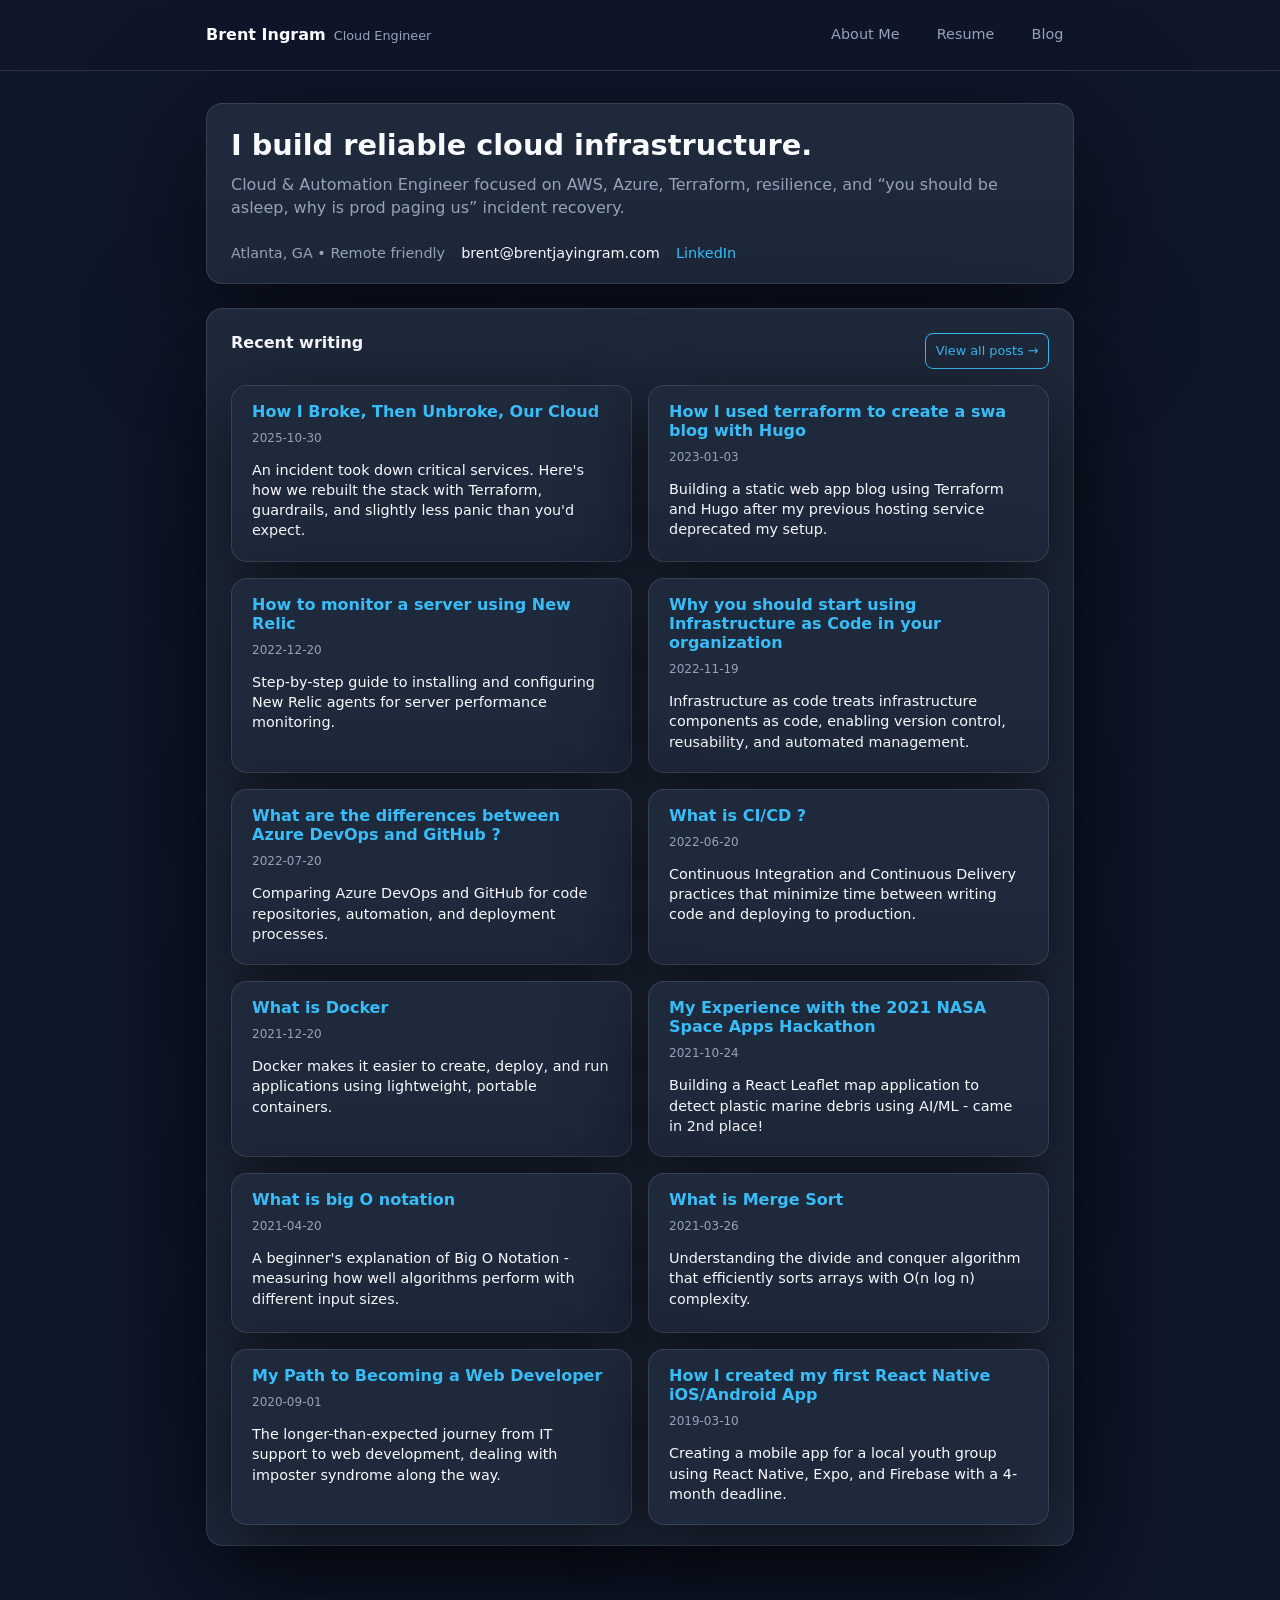
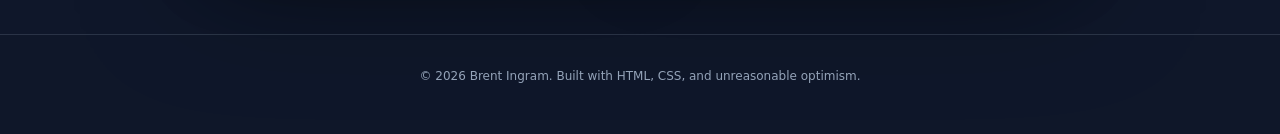
<file: index.html>
<!DOCTYPE html>
<html lang="en">
<head>
  <meta charset="UTF-8" />
  <meta name="viewport" content="width=device-width, initial-scale=1.0" />
  <title>Brent Ingram — Cloud Engineer</title>
  <link rel="stylesheet" href="assets/style.css" />
</head>
<body>

  <nav class="site-nav">
    <div class="nav-inner">
      <a class="brand" href="index.html">
        <span>Brent Ingram</span>
        <span class="brand-role">Cloud Engineer</span>
      </a>
      <div class="menu">
        <a href="about.html">About Me</a>
        <a href="resume.html">Resume</a>
        <a href="blog-index.html">Blog</a>
      </div>
    </div>
  </nav>

  <main>
    <section class="panel">
      <h1 style="font-size:1.8rem; font-weight:600; margin-bottom:.75rem;">
        I build reliable cloud infrastructure.
      </h1>

      <div class="small-dim" style="font-size:1rem;">
        Cloud & Automation Engineer focused on AWS, Azure, Terraform, resilience,
        and “you should be asleep, why is prod paging us” incident recovery.
      </div>

      <div class="row-flex" style="margin-top:1.5rem;">
        <div class="small-dim">
          Atlanta, GA • Remote friendly
        </div>
        <div class="small-dim">
          <a href="mailto:brent@brentjayingram.com" style="color:var(--text-primary); text-decoration:none;">
            brent@brentjayingram.com
          </a>
        </div>
        <div class="small-dim">
          <a href="https://www.linkedin.com/in/brentjayingram/" style="color:var(--accent); text-decoration:none;">
            LinkedIn
          </a>
        </div>
      </div>
    </section>

    <section class="panel">
      <div class="panel-header-row">
        <h2 style="font-size:1rem; margin:0;">Recent writing</h2>
        <a class="download-btn" href="blog-index.html">View all posts →</a>
      </div>

      <div id="blog-list" class="blog-list" style="margin-top:1rem;"></div>
    </section>

  </main>

  <footer>
    <div>© <span id="year"></span> Brent Ingram. Built with HTML, CSS, and unreasonable optimism.</div>
  </footer>

  <script src="assets/main.js"></script>
  <script>
    document.getElementById("year").textContent = new Date().getFullYear();
  </script>
</body>
</html>
</file>
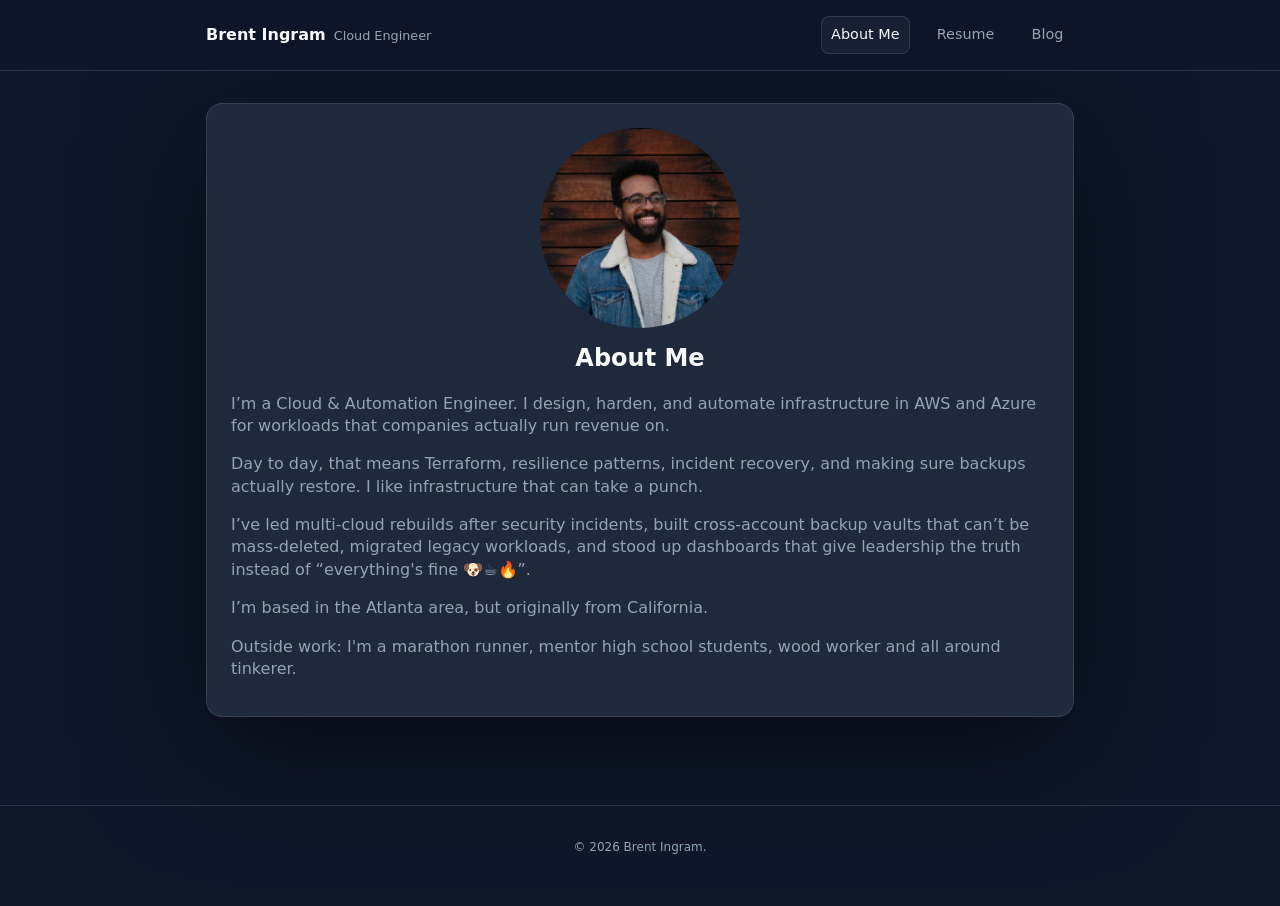
<file: about.html>
<!DOCTYPE html>
<html lang="en">
<head>
  <meta charset="UTF-8" />
  <meta name="viewport" content="width=device-width, initial-scale=1.0" />
  <title>About Me — Brent Ingram</title>
  <link rel="stylesheet" href="assets/style.css" />
</head>
<body>

  <nav class="site-nav">
    <div class="nav-inner">
      <a class="brand" href="index.html">
        <span>Brent Ingram</span>
        <span class="brand-role">Cloud Engineer</span>
      </a>
      <div class="menu">
        <a class="active" href="about.html">About Me</a>
        <a href="resume.html">Resume</a>
        <a href="blog-index.html">Blog</a>
      </div>
    </div>
  </nav>

  <main>
    <section class="panel">
      <img src="assets/Profile Picture Fall Small.jpg" alt="Brent Ingram" style="width: 200px; height: 200px; object-fit: cover; border-radius: 50%; margin-bottom: 1rem; display: block; margin-left: auto; margin-right: auto;">
      <h1 style="text-align: center;">About Me</h1>
      <p class="small-dim" style="font-size:1rem;">
        I’m a Cloud & Automation Engineer. I design, harden, and automate infrastructure in AWS and Azure for
        workloads that companies actually run revenue on.
      </p>

      <p class="small-dim" style="font-size:1rem;">
        Day to day, that means Terraform, resilience patterns, incident recovery, and making sure backups actually
        restore. I like infrastructure that can take a punch.
      </p>

      <p class="small-dim" style="font-size:1rem;">
        I’ve led multi-cloud rebuilds after security incidents, built cross-account backup vaults that can’t be mass-deleted,
        migrated legacy workloads, and stood up dashboards that give leadership the truth instead of “everything's fine 🐶☕🔥”.
      </p>

      <p class="small-dim" style="font-size:1rem;">
        I’m based in the Atlanta area, but originally from California. 
      </p>
      <p class="small-dim" style="font-size:1rem;">
        Outside work: I'm a marathon runner, mentor high school students, wood worker and all around tinkerer.
      </p>
    </section>
  </main>

  <footer>
    <div>© <span id="year"></span> Brent Ingram.</div>
  </footer>

  <script>
    document.getElementById("year").textContent = new Date().getFullYear();
  </script>
</body>
</html>
</file>
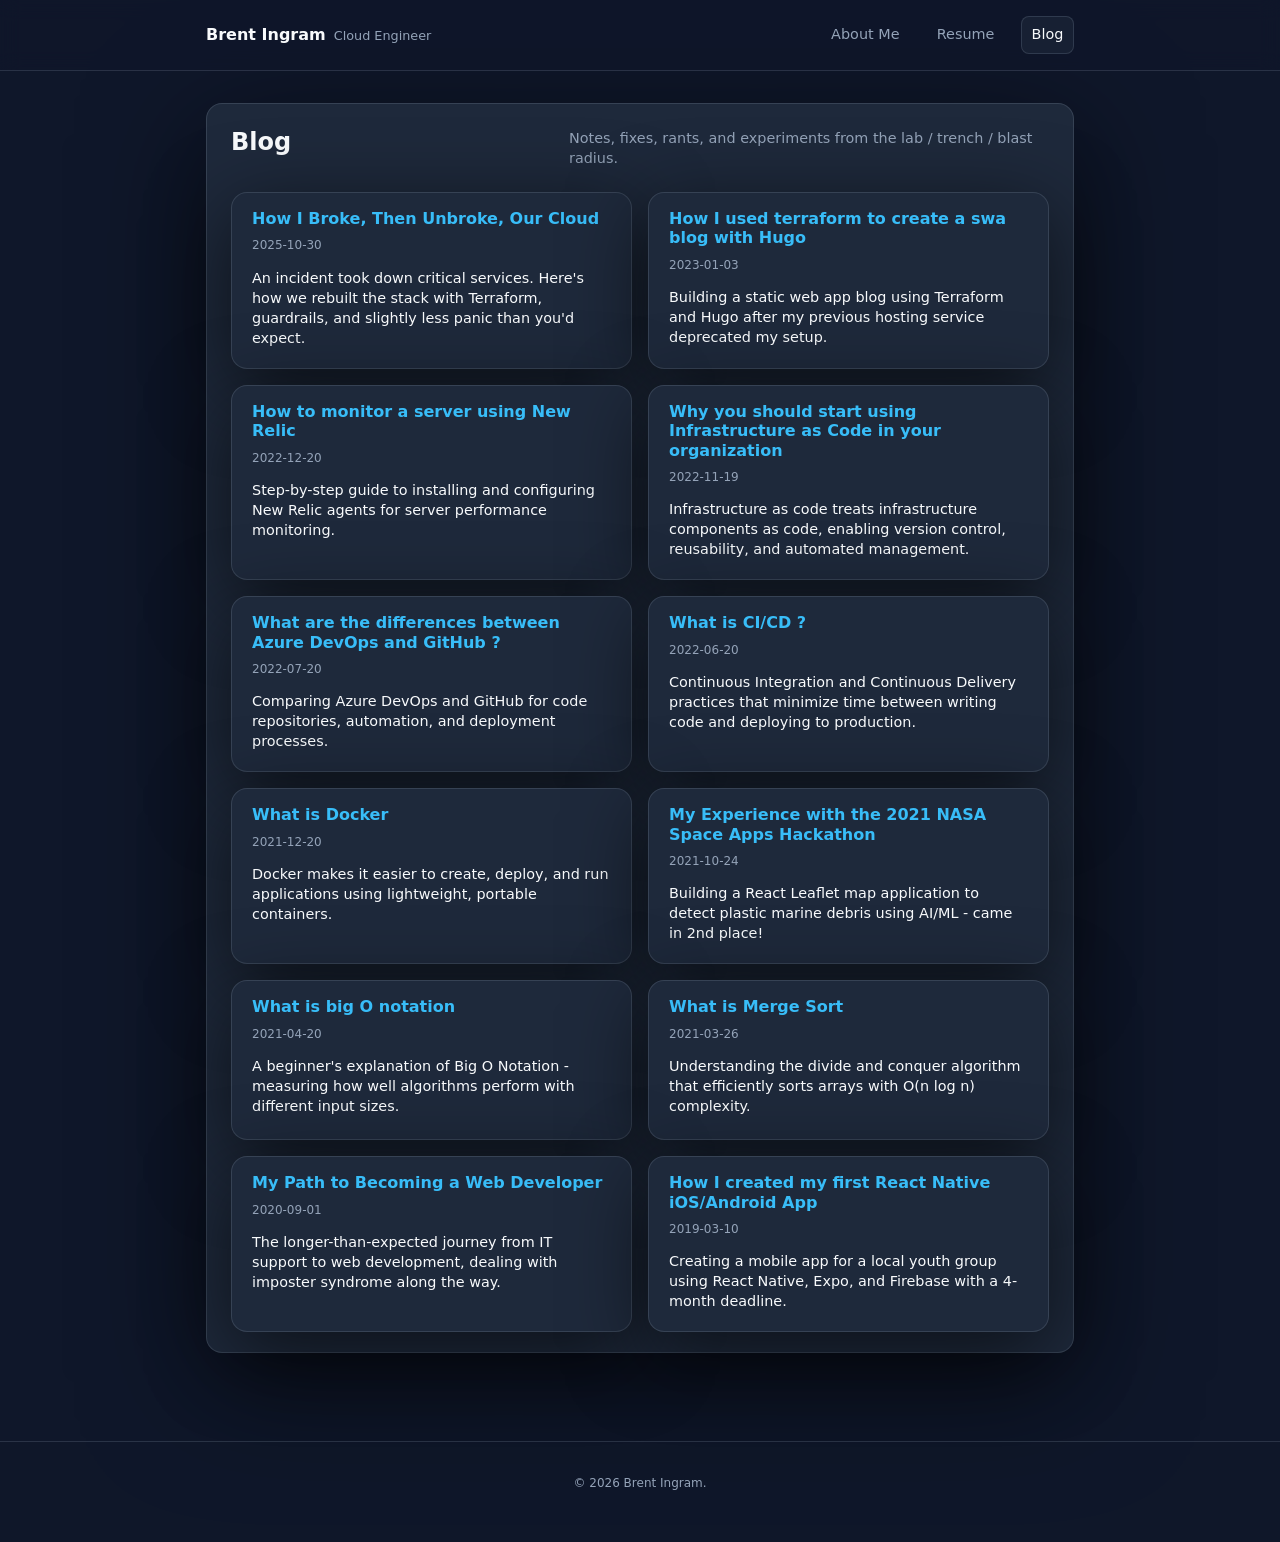
<file: blog-index.html>
<!DOCTYPE html>
<html lang="en">
<head>
  <meta charset="UTF-8" />
  <meta name="viewport" content="width=device-width, initial-scale=1.0" />
  <title>Blog — Brent Ingram</title>
  <link rel="stylesheet" href="assets/style.css" />
</head>
<body>

  <nav class="site-nav">
    <div class="nav-inner">
      <a class="brand" href="index.html">
        <span>Brent Ingram</span>
        <span class="brand-role">Cloud Engineer</span>
      </a>
      <div class="menu">
        <a href="about.html">About Me</a>
        <a href="resume.html">Resume</a>
        <a class="active" href="blog-index.html">Blog</a>
      </div>
    </div>
  </nav>

  <main>
    <section class="panel">
      <div class="panel-header-row">
        <h1 style="margin:0;">Blog</h1>
        <div class="small-dim" style="font-size:.9rem; max-width:480px;">
          Notes, fixes, rants, and experiments from the lab / trench / blast radius.
        </div>
      </div>

      <div id="blog-list" class="blog-list" style="margin-top:1.5rem;">
        <!-- JS will inject blog cards here -->
      </div>
    </section>
  </main>

  <footer>
    <div>© <span id="year"></span> Brent Ingram.</div>
  </footer>

  <script src="assets/main.js"></script>
  <script>
    document.getElementById("year").textContent = new Date().getFullYear();
  </script>
</body>
</html>
</file>
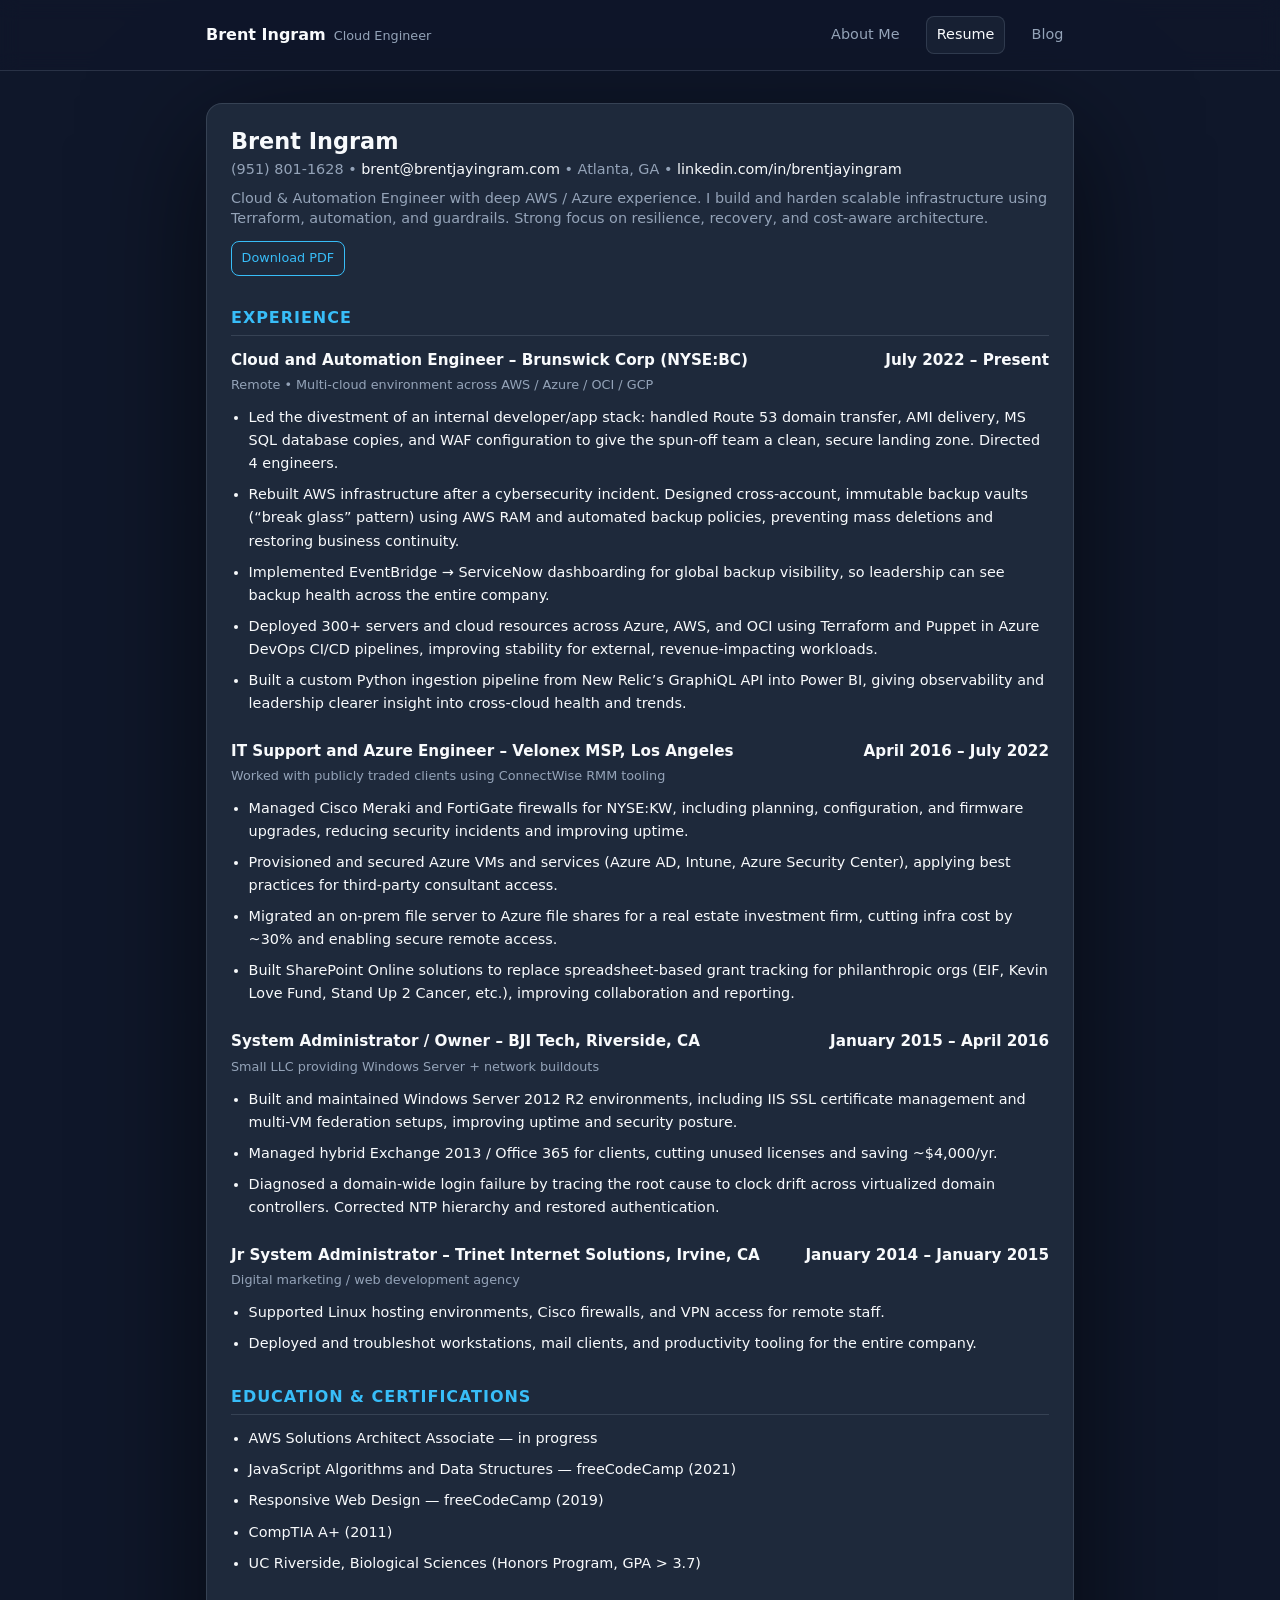
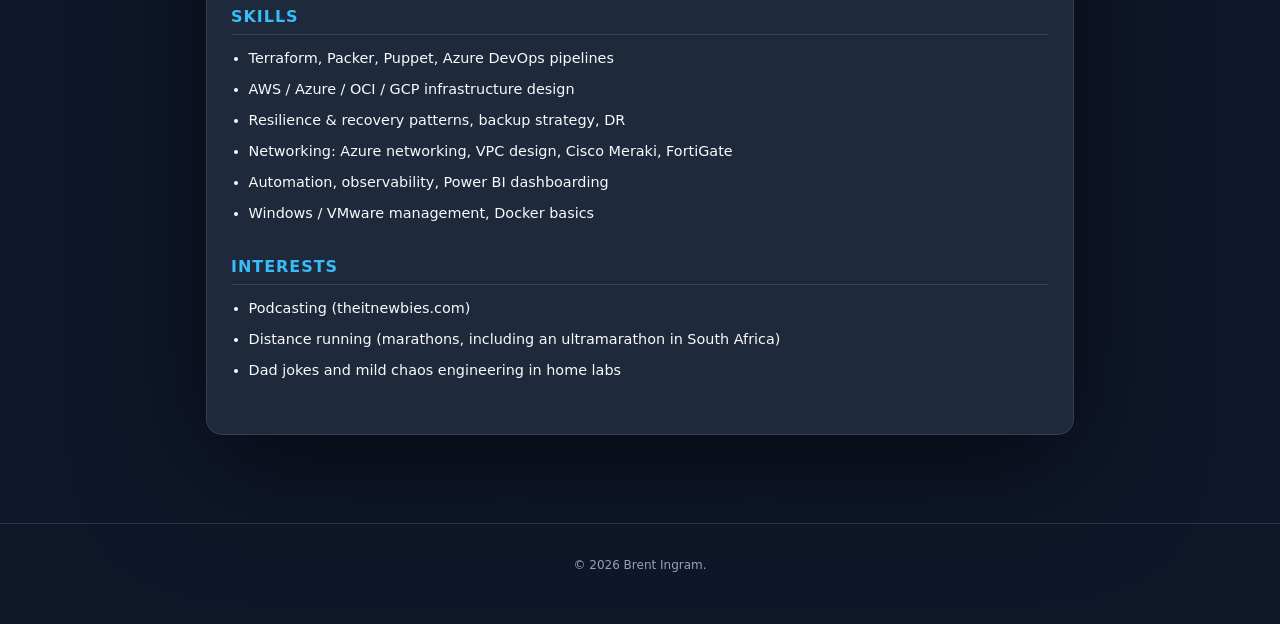
<file: resume.html>
<!DOCTYPE html>
<html lang="en">
<head>
  <meta charset="UTF-8" />
  <meta name="viewport" content="width=device-width, initial-scale=1.0" />
  <title>Resume — Brent Ingram</title>
  <link rel="stylesheet" href="assets/style.css" />
</head>
<body>

  <nav class="site-nav">
    <div class="nav-inner">
      <a class="brand" href="index.html">
        <span>Brent Ingram</span>
        <span class="brand-role">Cloud Engineer</span>
      </a>
      <div class="menu">
        <a href="about.html">About Me</a>
        <a class="active" href="resume.html">Resume</a>
        <a href="blog-index.html">Blog</a>
      </div>
    </div>
  </nav>

  <main>
    <section class="panel">

      <div class="panel-header-row resume-header">
        <div>
          <h1 style="margin-bottom:.25rem;">Brent Ingram</h1>
          <div class="contact-line">
            (951) 801-1628 •
            <a href="mailto:brent@brentjayingram.com">brent@brentjayingram.com</a> •
            Atlanta, GA •
            <a href="https://www.linkedin.com/in/brentjayingram/">linkedin.com/in/brentjayingram</a>
          </div>
          <div class="small-dim" style="margin-top:.5rem;">
            Cloud & Automation Engineer with deep AWS / Azure experience. I build and
            harden scalable infrastructure using Terraform, automation, and guardrails.
            Strong focus on resilience, recovery, and cost-aware architecture.
          </div>
        </div>

        <div class="row-flex" style="align-items:flex-start;">
          <a class="download-btn" href="assets/brent-ingram-resume.pdf" download>
            Download PDF
          </a>
        </div>
      </div>

      <section class="resume-section">
        <h2>Experience</h2>

        <div class="job-block">
          <div class="job-top-row">
            <div>Cloud and Automation Engineer – Brunswick Corp (NYSE:BC)</div>
            <div>July 2022 – Present</div>
          </div>
          <div class="job-meta">
            Remote • Multi-cloud environment across AWS / Azure / OCI / GCP
          </div>
          <ul class="bullets">
            <li>
              Led the divestment of an internal developer/app stack: handled Route 53 domain transfer,
              AMI delivery, MS SQL database copies, and WAF configuration to give the spun-off team a clean,
              secure landing zone. Directed 4 engineers.
            </li>
            <li>
              Rebuilt AWS infrastructure after a cybersecurity incident. Designed cross-account,
              immutable backup vaults (“break glass” pattern) using AWS RAM and automated backup policies,
              preventing mass deletions and restoring business continuity.
            </li>
            <li>
              Implemented EventBridge → ServiceNow dashboarding for global backup visibility, so leadership
              can see backup health across the entire company.
            </li>
            <li>
              Deployed 300+ servers and cloud resources across Azure, AWS, and OCI using Terraform and Puppet
              in Azure DevOps CI/CD pipelines, improving stability for external, revenue-impacting workloads.
            </li>
            <li>
              Built a custom Python ingestion pipeline from New Relic’s GraphiQL API into Power BI,
              giving observability and leadership clearer insight into cross-cloud health and trends.
            </li>
          </ul>
        </div>

        <div class="job-block">
          <div class="job-top-row">
            <div>IT Support and Azure Engineer – Velonex MSP, Los Angeles</div>
            <div>April 2016 – July 2022</div>
          </div>
          <div class="job-meta">
            Worked with publicly traded clients using ConnectWise RMM tooling
          </div>
          <ul class="bullets">
            <li>
              Managed Cisco Meraki and FortiGate firewalls for NYSE:KW, including planning,
              configuration, and firmware upgrades, reducing security incidents and improving uptime.
            </li>
            <li>
              Provisioned and secured Azure VMs and services (Azure AD, Intune, Azure Security Center),
              applying best practices for third-party consultant access.
            </li>
            <li>
              Migrated an on-prem file server to Azure file shares for a real estate investment firm,
              cutting infra cost by ~30% and enabling secure remote access.
            </li>
            <li>
              Built SharePoint Online solutions to replace spreadsheet-based grant tracking for
              philanthropic orgs (EIF, Kevin Love Fund, Stand Up 2 Cancer, etc.), improving collaboration
              and reporting.
            </li>
          </ul>
        </div>

        <div class="job-block">
          <div class="job-top-row">
            <div>System Administrator / Owner – BJI Tech, Riverside, CA</div>
            <div>January 2015 – April 2016</div>
          </div>
          <div class="job-meta">
            Small LLC providing Windows Server + network buildouts
          </div>
          <ul class="bullets">
            <li>
              Built and maintained Windows Server 2012 R2 environments, including IIS SSL certificate
              management and multi-VM federation setups, improving uptime and security posture.
            </li>
            <li>
              Managed hybrid Exchange 2013 / Office 365 for clients, cutting unused licenses and saving
              ~$4,000/yr.
            </li>
            <li>
              Diagnosed a domain-wide login failure by tracing the root cause to clock drift across
              virtualized domain controllers. Corrected NTP hierarchy and restored authentication.
            </li>
          </ul>
        </div>

        <div class="job-block">
          <div class="job-top-row">
            <div>Jr System Administrator – Trinet Internet Solutions, Irvine, CA</div>
            <div>January 2014 – January 2015</div>
          </div>
          <div class="job-meta">
            Digital marketing / web development agency
          </div>
          <ul class="bullets">
            <li>
              Supported Linux hosting environments, Cisco firewalls, and VPN access for remote staff.
            </li>
            <li>
              Deployed and troubleshot workstations, mail clients, and productivity tooling for the
              entire company.
            </li>
          </ul>
        </div>
      </section>

      <section class="resume-section">
        <h2>Education & Certifications</h2>
        <ul class="bullets">
          <li>AWS Solutions Architect Associate — in progress</li>
          <li>JavaScript Algorithms and Data Structures — freeCodeCamp (2021)</li>
          <li>Responsive Web Design — freeCodeCamp (2019)</li>
          <li>CompTIA A+ (2011)</li>
          <li>UC Riverside, Biological Sciences (Honors Program, GPA &gt; 3.7)</li>
        </ul>
      </section>

      <section class="resume-section">
        <h2>Skills</h2>
        <ul class="bullets">
          <li>Terraform, Packer, Puppet, Azure DevOps pipelines</li>
          <li>AWS / Azure / OCI / GCP infrastructure design</li>
          <li>Resilience & recovery patterns, backup strategy, DR</li>
          <li>Networking: Azure networking, VPC design, Cisco Meraki, FortiGate</li>
          <li>Automation, observability, Power BI dashboarding</li>
          <li>Windows / VMware management, Docker basics</li>
        </ul>
      </section>

      <section class="resume-section">
        <h2>Interests</h2>
        <ul class="bullets">
          <li>Podcasting (theitnewbies.com)</li>
          <li>Distance running (marathons, including an ultramarathon in South Africa)</li>
          <li>Dad jokes and mild chaos engineering in home labs</li>
        </ul>
      </section>

    </section>
  </main>

  <footer>
    <div>© <span id="year"></span> Brent Ingram.</div>
  </footer>

  <script>
    document.getElementById("year").textContent = new Date().getFullYear();
  </script>
</body>
</html>
</file>
<file: assets/style.css>
/* Typography & layout */
:root {
    --bg-color: #0f172a;
    --panel-color: #1e293b;
    --text-primary: #f8fafc;
    --text-dim: #94a3b8;
    --accent: #38bdf8;
    --border-color: rgba(148,163,184,0.2);
    --radius-lg: 1rem;
    --radius-sm: .5rem;
    --font-stack: system-ui, -apple-system, BlinkMacSystemFont, "Inter", "Segoe UI", Roboto, "Helvetica Neue", Arial, sans-serif;
}

* {
    box-sizing: border-box;
    -webkit-font-smoothing: antialiased;
}

body {
    margin: 0;
    font-family: var(--font-stack);
    background-color: var(--bg-color);
    color: var(--text-primary);
    line-height: 1.6;
    display: flex;
    flex-direction: column;
    min-height: 100vh;
}

main {
    width: 100%;
    max-width: 900px;
    padding: 2rem 1rem 4rem;
    margin: 0 auto;
    flex: 1;
}

/* Navbar */
nav.site-nav {
    background-color: rgba(15, 23, 42, 0.6);
    backdrop-filter: blur(10px);
    border-bottom: 1px solid var(--border-color);
    position: sticky;
    top: 0;
    z-index: 100;
}

.nav-inner {
    max-width: 900px;
    margin: 0 auto;
    padding: 1rem;
    display: flex;
    align-items: center;
    justify-content: space-between;
    flex-wrap: wrap;
}

.brand {
    color: var(--text-primary);
    font-weight: 600;
    font-size: 1rem;
    text-decoration: none;
    display: flex;
    gap: .5rem;
    align-items: baseline;
}

.brand-role {
    color: var(--text-dim);
    font-size: .8rem;
    font-weight: 400;
}

.menu {
    display: flex;
    gap: 1rem;
    flex-wrap: wrap;
}

.menu a {
    color: var(--text-dim);
    text-decoration: none;
    font-size: .9rem;
    padding: .4rem .6rem;
    border-radius: var(--radius-sm);
    border: 1px solid transparent;
    transition: all .15s linear;
}

.menu a.active,
.menu a:hover {
    color: var(--text-primary);
    border-color: var(--border-color);
    background-color: rgba(30,41,59,.6);
}

/* Cards / panels */
.panel {
    background-color: var(--panel-color);
    border: 1px solid var(--border-color);
    border-radius: var(--radius-lg);
    padding: 1.5rem 1.5rem 1.25rem;
    box-shadow: 0 30px 120px rgba(0,0,0,.6);
    margin-bottom: 1.5rem;
}

.panel h1,
.panel h2,
.panel h3 {
    margin-top: 0;
    line-height: 1.2;
    color: var(--text-primary);
    font-weight: 600;
}

.panel-header-row {
    display: flex;
    justify-content: space-between;
    flex-wrap: wrap;
    gap: .75rem;
    align-items: flex-start;
}

.small-dim {
    color: var(--text-dim);
    font-size: .9rem;
    line-height: 1.4;
}

.accent {
    color: var(--accent);
}

/* Resume layout */
.resume-header {
    margin-bottom: 2rem;
}

.resume-header h1 {
    font-size: 1.4rem;
    margin-bottom: .5rem;
}

.contact-line {
    font-size: .9rem;
    color: var(--text-dim);
    line-height: 1.5;
}

.contact-line a {
    color: var(--text-primary);
    text-decoration: none;
}

.resume-section {
    margin-bottom: 2rem;
}

.resume-section h2 {
    font-size: 1rem;
    text-transform: uppercase;
    letter-spacing: .06em;
    color: var(--accent);
    margin-bottom: .75rem;
    border-bottom: 1px solid var(--border-color);
    padding-bottom: .5rem;
}

.job-block + .job-block {
    margin-top: 1.5rem;
}

.job-top-row {
    display: flex;
    justify-content: space-between;
    flex-wrap: wrap;
    font-size: .95rem;
    font-weight: 600;
    color: var(--text-primary);
}

.job-meta {
    color: var(--text-dim);
    font-size: .8rem;
    margin-top: .25rem;
    line-height: 1.4;
}

ul.bullets {
    margin-top: .75rem;
    margin-bottom: 0;
    padding-left: 1.1rem;
    color: var(--text-primary);
    font-size: .9rem;
}

ul.bullets li {
    margin-bottom: .5rem;
}

/* Blog list */
.blog-list {
    display: grid;
    grid-template-columns: 1fr;
    gap: 1rem;
}

@media(min-width:600px){
    .blog-list {
        grid-template-columns: 1fr 1fr;
    }
}

.blog-card {
    text-decoration: none;
    color: var(--text-primary);
    background-color: var(--panel-color);
    border: 1px solid var(--border-color);
    border-radius: var(--radius-lg);
    padding: 1rem 1.25rem 1.25rem;
    box-shadow: 0 20px 80px rgba(0,0,0,.6);
    transition: all .15s linear;
    display: flex;
    flex-direction: column;
    min-height: 160px;
}

.blog-card:hover {
    background-color: rgba(30,41,59,.6);
    border-color: var(--accent);
    box-shadow: 0 30px 120px rgba(0,0,0,.8);
}

.blog-card h3 {
    margin: 0 0 .5rem;
    font-size: 1rem;
    color: var(--accent);
    font-weight: 600;
}

.blog-card .date {
    font-size: .75rem;
    color: var(--text-dim);
    margin-bottom: .75rem;
}

.blog-card p {
    font-size: .9rem;
    color: var(--text-primary);
    line-height: 1.4;
    margin: 0;
}

/* Footer */
footer {
    color: var(--text-dim);
    font-size: .75rem;
    text-align: center;
    padding: 2rem 1rem 3rem;
    border-top: 1px solid var(--border-color);
    background-color: rgba(15,23,42,.4);
    margin-top: auto;
}

footer a {
    color: var(--accent);
    text-decoration: none;
}

/* Utility */
.row-flex {
    display: flex;
    gap: 1rem;
    flex-wrap: wrap;
    align-items: baseline;
}

.download-btn {
    background-color: transparent;
    border: 1px solid var(--accent);
    color: var(--accent);
    border-radius: var(--radius-sm);
    font-size: .8rem;
    padding: .4rem .6rem;
    text-decoration: none;
    transition: all .15s linear;
}

.download-btn:hover {
    background-color: rgba(56,189,248,.08);
    box-shadow: 0 20px 60px rgba(56,189,248,.4);
}
</file>
